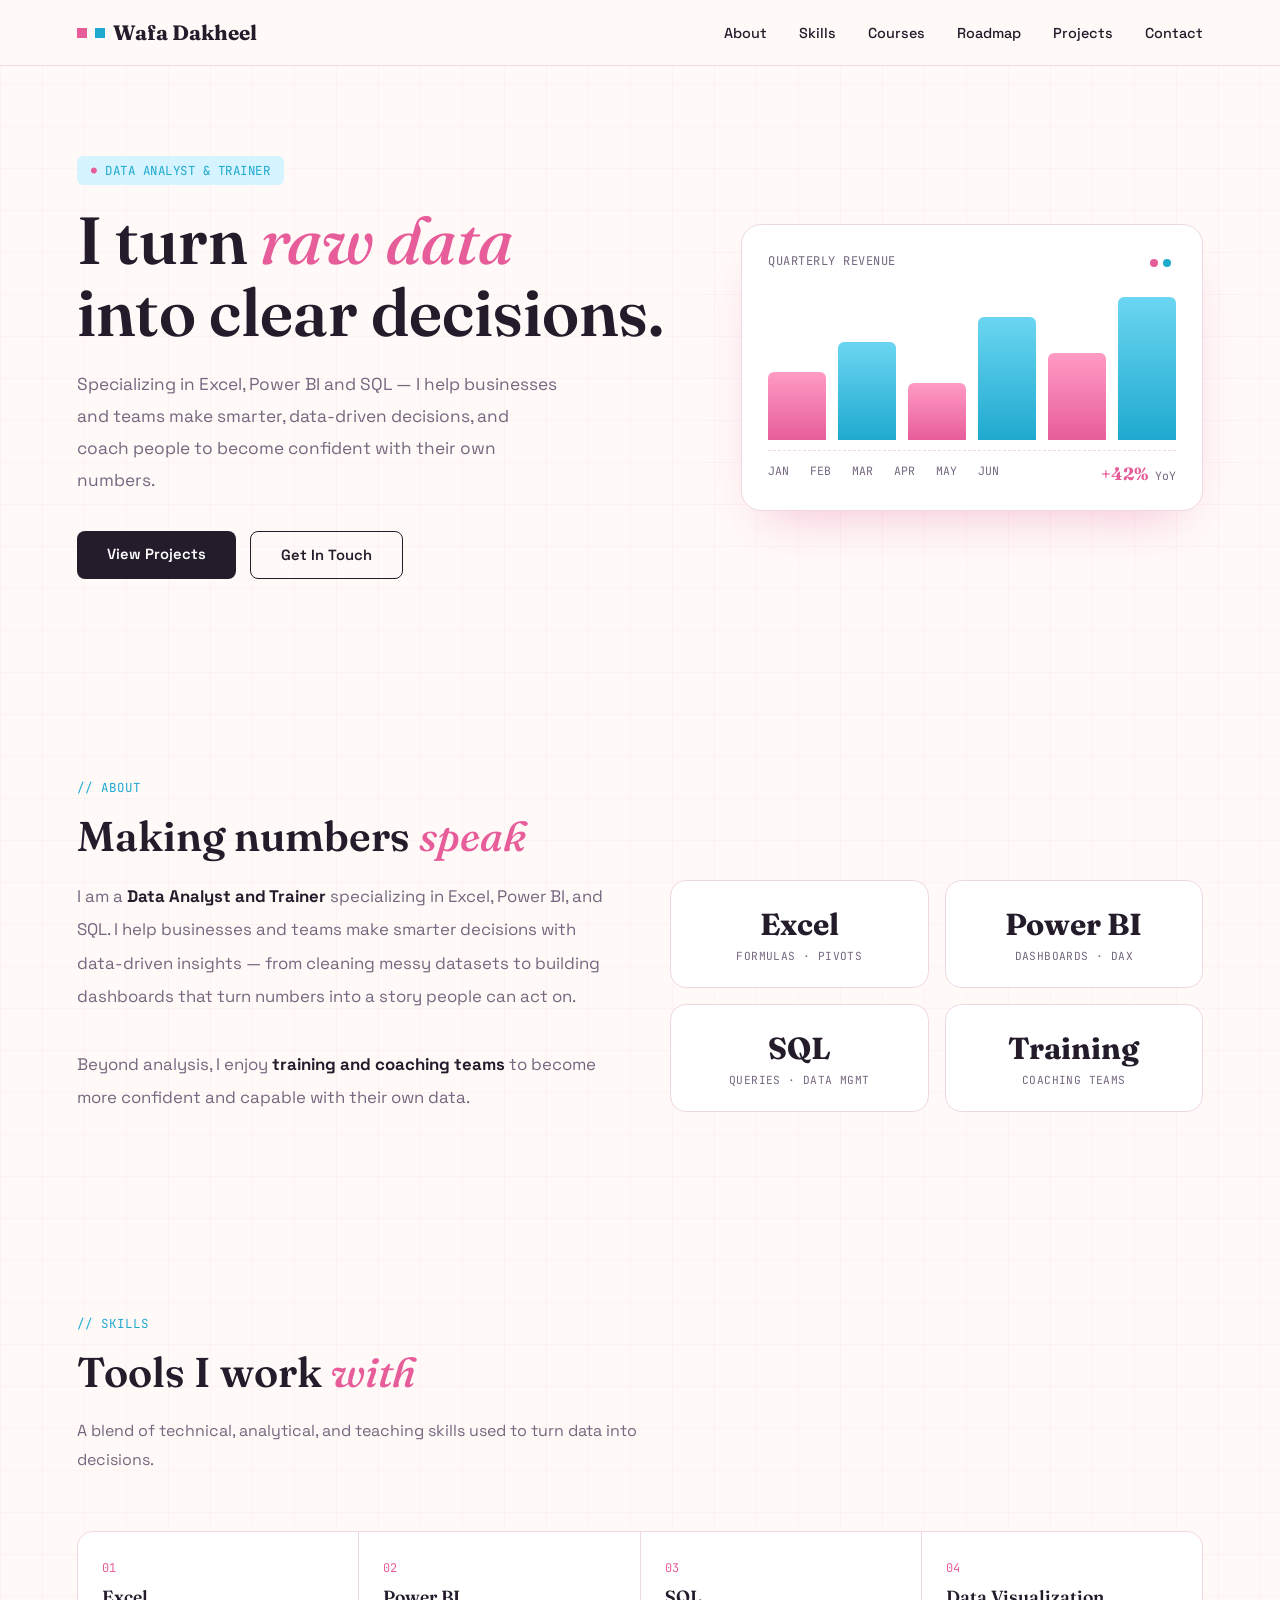
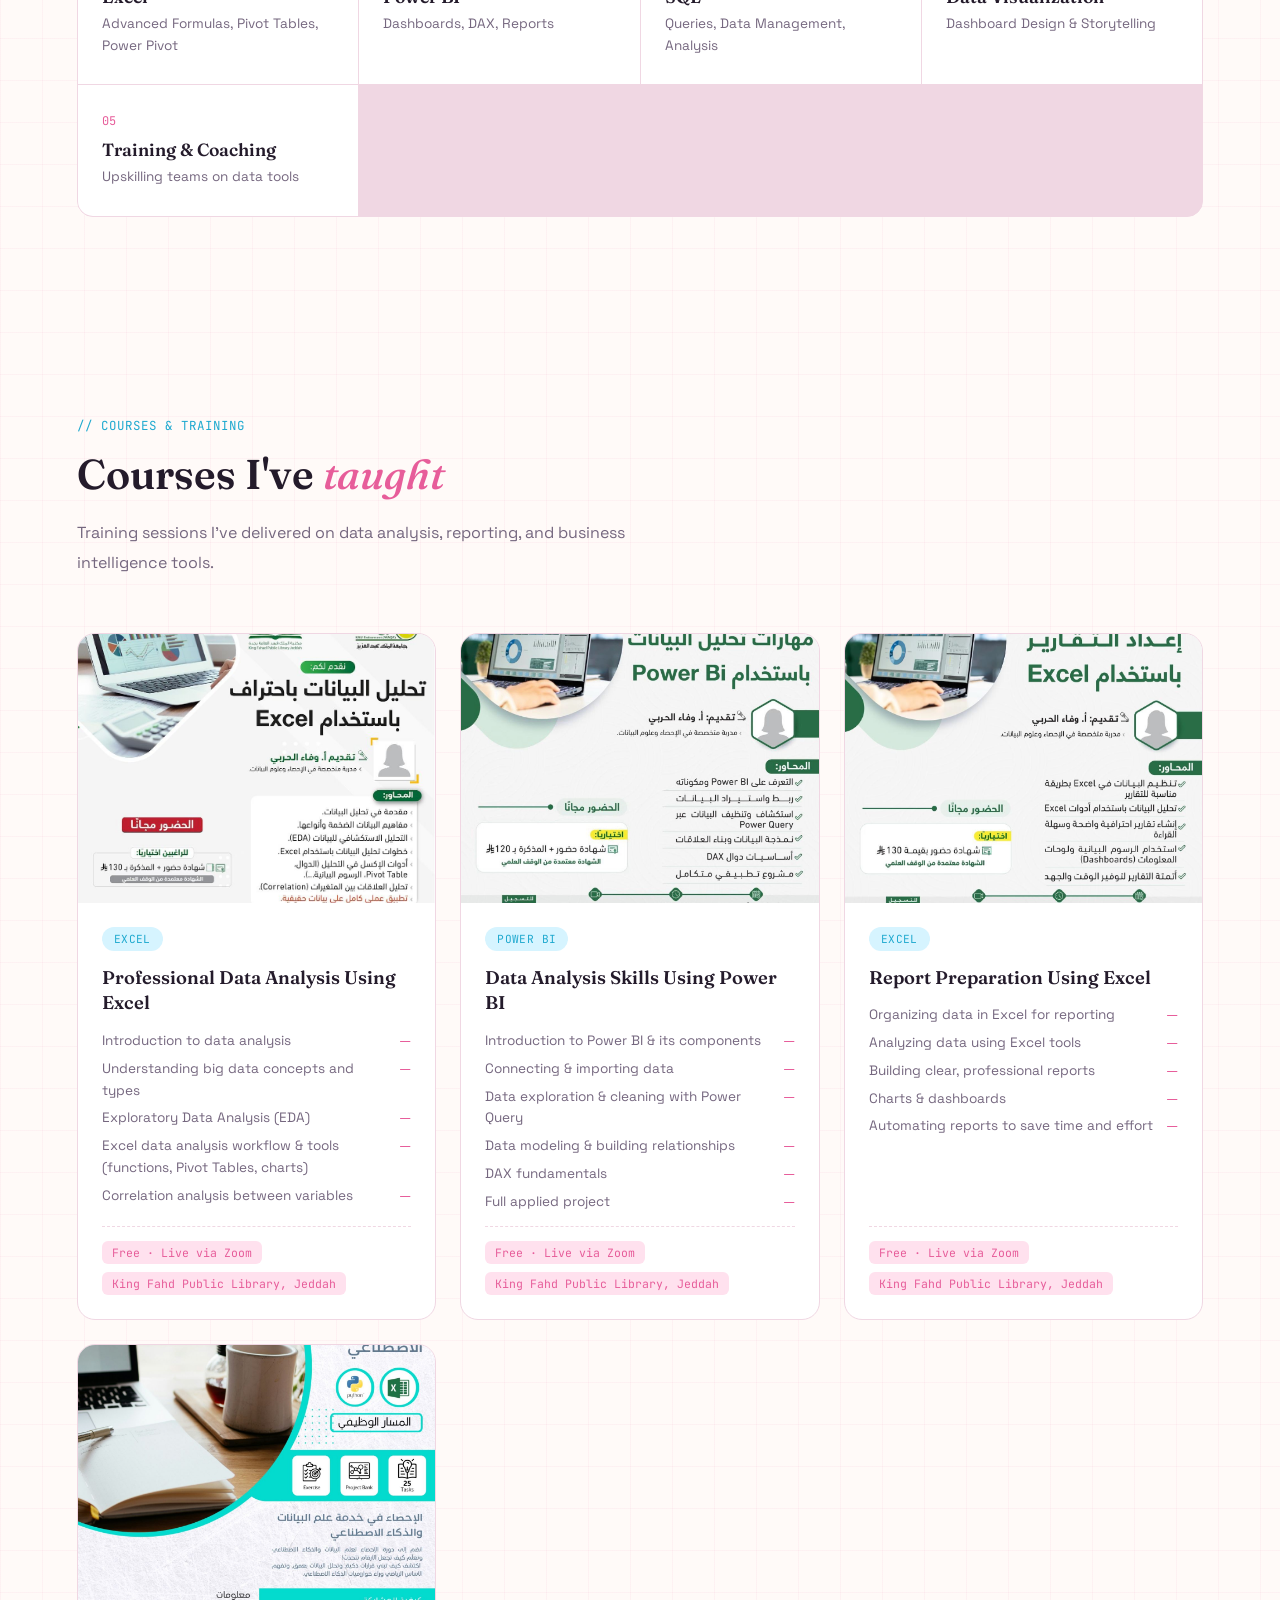
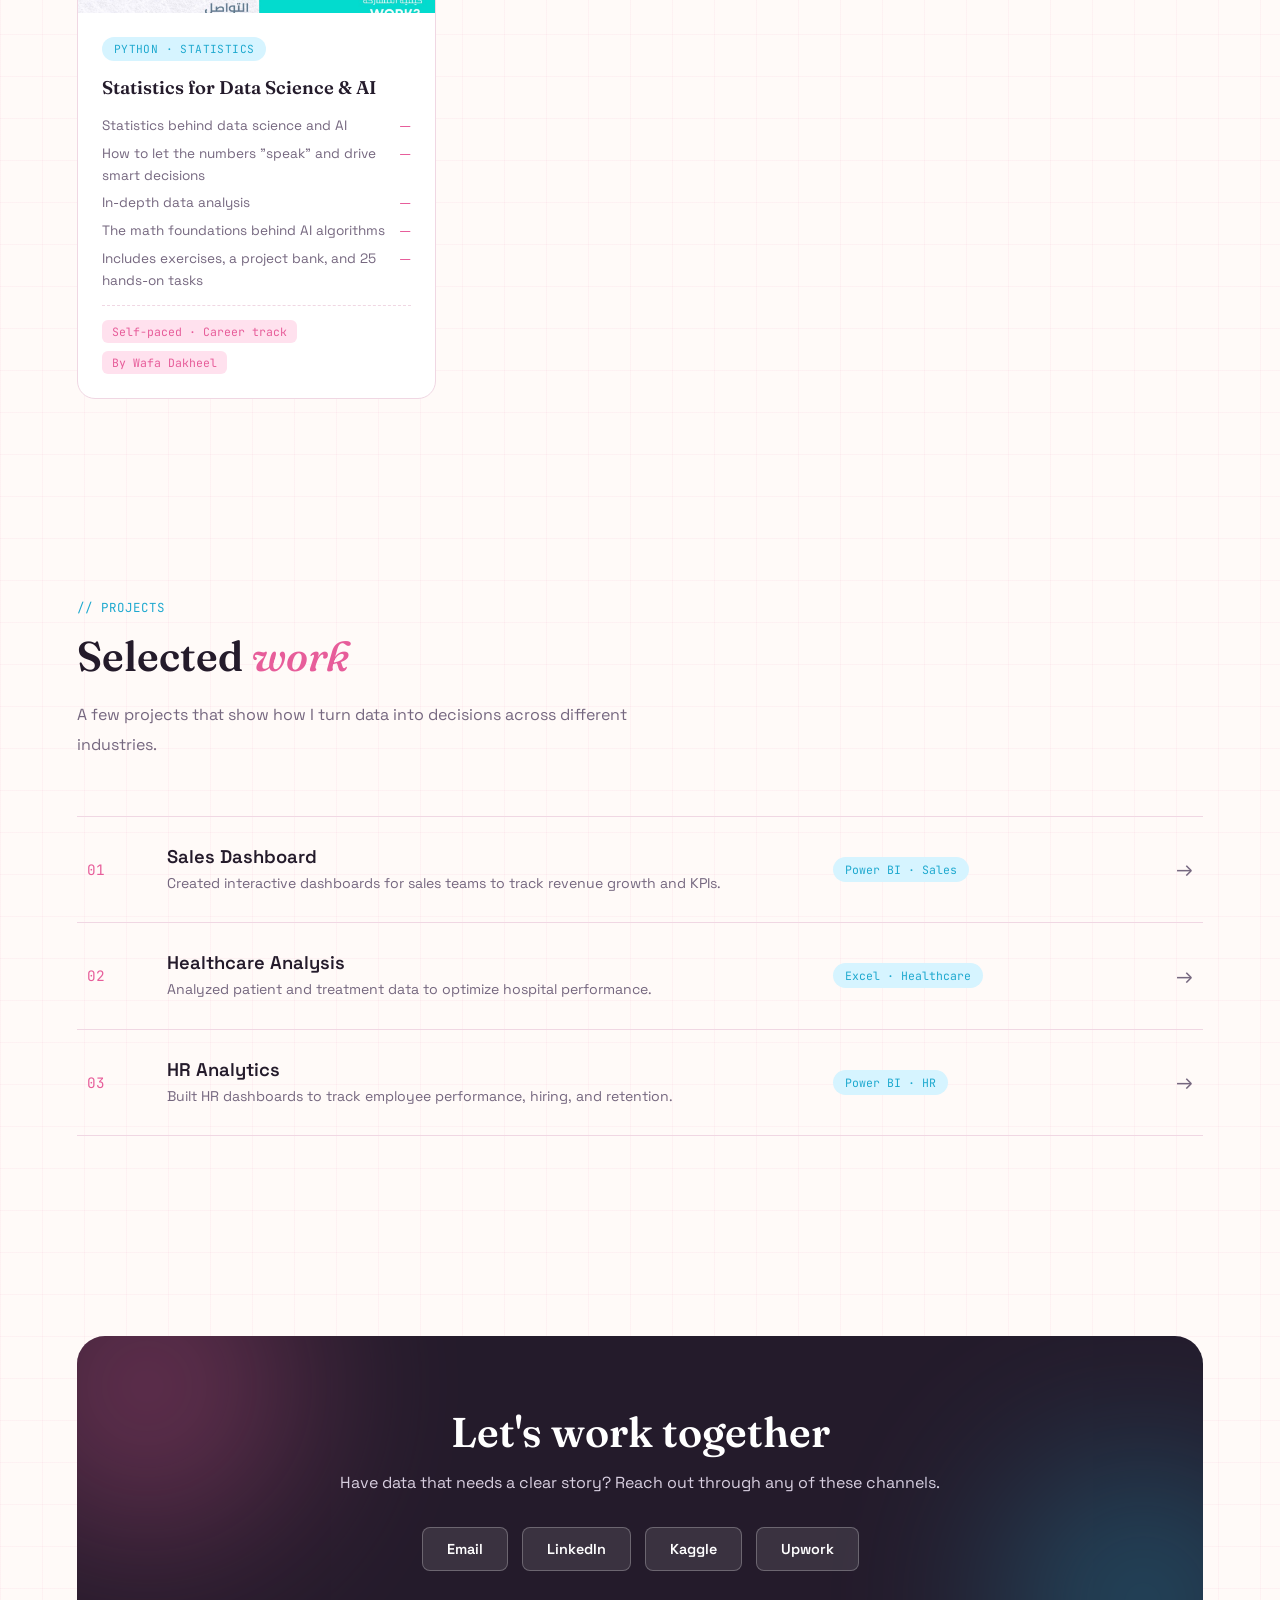
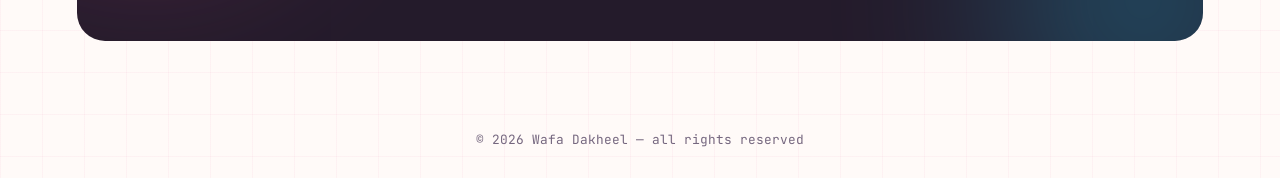
<file: index.html>
<!DOCTYPE html>
<html lang="en">
<head>
<meta charset="UTF-8">
<meta name="viewport" content="width=device-width, initial-scale=1.0">
<title>Wafa Dakheel | Data Analyst & Trainer</title>
<link rel="preconnect" href="https://fonts.googleapis.com">
<link rel="preconnect" href="https://fonts.gstatic.com" crossorigin>
<link href="https://fonts.googleapis.com/css2?family=Fraunces:opsz,wght@9..144,500;9..144,600;9..144,700;9..144,900&family=Space+Grotesk:wght@400;500;600;700&family=JetBrains+Mono:wght@400;500&display=swap" rel="stylesheet">
<style>
  :root{
    --pink:#e75d9a;
    --pink-soft:#ffe1ee;
    --pink-mid:#ff9bc4;
    --sky:#1fa9cf;
    --sky-soft:#d6f4ff;
    --sky-mid:#6bd6f2;
    --ink:#241b2b;
    --ink-soft:#75677f;
    --cream:#fffaf8;
    --line:#f0d7e3;
    --shadow: 0 24px 50px -24px rgba(231,93,154,0.4);
  }
  *{margin:0;padding:0;box-sizing:border-box;}
  html{scroll-behavior:smooth;}
  body{
    font-family:'Space Grotesk',sans-serif; background:var(--cream); color:var(--ink);
    background-image:
      linear-gradient(rgba(231,93,154,0.05) 1px, transparent 1px),
      linear-gradient(90deg, rgba(231,93,154,0.05) 1px, transparent 1px);
    background-size:42px 42px;
  }
  h1,h2,h3{font-family:'Fraunces',serif;}
  .mono{font-family:'JetBrains Mono',monospace;}

  nav{
    position:sticky; top:0; z-index:50; display:flex; align-items:center; justify-content:space-between;
    padding:20px 6%; background:rgba(255,250,248,0.88); backdrop-filter:blur(10px);
    border-bottom:1px solid var(--line);
  }
  .logo{font-family:'Fraunces',serif; font-weight:700; font-size:1.3rem; color:var(--ink); display:flex; align-items:center; gap:8px;}
  .logo .sq{width:10px;height:10px;background:var(--pink); display:inline-block;}
  .logo .sq2{width:10px;height:10px;background:var(--sky); display:inline-block; margin-right:-4px;}
  nav ul{display:flex; gap:32px; list-style:none;}
  nav a{text-decoration:none; color:var(--ink); font-weight:500; font-size:.9rem;}
  nav a:hover{color:var(--pink);}

  /* HERO */
  header.hero{
    display:grid; grid-template-columns:1.15fr .85fr; align-items:center; gap:40px;
    padding:90px 6% 100px; max-width:1300px; margin:0 auto;
  }
  .eyebrow{
    display:inline-flex; align-items:center; gap:8px; font-family:'JetBrains Mono',monospace; font-size:.78rem;
    color:var(--sky); background:var(--sky-soft); padding:6px 14px; border-radius:6px; margin-bottom:20px; letter-spacing:.5px;
  }
  .eyebrow::before{content:'●'; color:var(--pink); font-size:.6rem;}
  header.hero h1{font-size:clamp(2.6rem,5.2vw,4.2rem); font-weight:600; line-height:1.08; margin-bottom:20px;}
  header.hero h1 em{font-style:italic; color:var(--pink); font-weight:500;}
  .hero-desc{color:var(--ink-soft); font-size:1.08rem; line-height:1.85; max-width:480px; margin-bottom:34px;}
  .btn-row{display:flex; gap:14px; flex-wrap:wrap;}
  .btn{padding:14px 30px; border-radius:8px; text-decoration:none; font-weight:600; font-size:.92rem; transition:transform .25s, box-shadow .25s; display:inline-block;}
  .btn-primary{background:var(--ink); color:#fff;}
  .btn-primary:hover{transform:translateY(-3px); box-shadow:var(--shadow);}
  .btn-outline{border:1.5px solid var(--ink); color:var(--ink); background:transparent;}
  .btn-outline:hover{background:var(--ink); color:#fff;}

  /* hero chart illustration */
  .chart-card{
    background:#fff; border:1px solid var(--line); border-radius:20px; padding:26px;
    box-shadow:var(--shadow); position:relative;
  }
  .chart-card .cc-head{display:flex; justify-content:space-between; align-items:center; margin-bottom:18px;}
  .chart-card .cc-title{font-family:'JetBrains Mono',monospace; font-size:.75rem; color:var(--ink-soft); text-transform:uppercase; letter-spacing:.5px;}
  .cc-dots span{width:8px;height:8px;border-radius:50%;display:inline-block;margin-right:5px;}
  .bars{display:flex; align-items:flex-end; gap:12px; height:150px; margin-bottom:10px;}
  .bars .bar{flex:1; border-radius:6px 6px 0 0; background:linear-gradient(180deg,var(--pink-mid),var(--pink)); position:relative; animation:grow 1.2s ease-out forwards; transform-origin:bottom; transform:scaleY(0);}
  .bars .bar:nth-child(even){background:linear-gradient(180deg,var(--sky-mid),var(--sky));}
  .bars .bar:nth-child(1){animation-delay:.1s;} .bars .bar:nth-child(2){animation-delay:.2s;}
  .bars .bar:nth-child(3){animation-delay:.3s;} .bars .bar:nth-child(4){animation-delay:.4s;}
  .bars .bar:nth-child(5){animation-delay:.5s;} .bars .bar:nth-child(6){animation-delay:.6s;}
  @keyframes grow{to{transform:scaleY(1);}}
  .cc-foot{display:flex; justify-content:space-between; font-family:'JetBrains Mono',monospace; font-size:.72rem; color:var(--ink-soft); border-top:1px dashed var(--line); padding-top:12px;}
  .cc-foot b{color:var(--pink); font-size:1.1rem; font-family:'Fraunces',serif;}

  section{padding:100px 6%; max-width:1300px; margin:0 auto;}
  .label{font-family:'JetBrains Mono',monospace; font-size:.78rem; color:var(--sky); letter-spacing:1px; text-transform:uppercase; margin-bottom:14px; display:block;}
  .sec-title{font-size:clamp(1.9rem,4vw,2.6rem); font-weight:600; margin-bottom:18px;}
  .sec-title em{color:var(--pink); font-style:italic; font-weight:500;}
  .sec-sub{color:var(--ink-soft); max-width:600px; margin-bottom:56px; line-height:1.85;}

  /* ABOUT */
  .about-grid{display:grid; grid-template-columns:1fr 1fr; gap:60px; align-items:start;}
  .about-text{color:var(--ink-soft); line-height:2; font-size:1.05rem;}
  .about-text strong{color:var(--ink);}
  .stat-grid{display:grid; grid-template-columns:1fr 1fr; gap:16px;}
  .stat{background:#fff; border:1px solid var(--line); border-radius:16px; padding:24px; text-align:center;}
  .stat .num{font-family:'Fraunces',serif; font-weight:700; font-size:1.9rem; color:var(--ink);}
  .stat .lbl{font-family:'JetBrains Mono',monospace; font-size:.7rem; color:var(--ink-soft); margin-top:6px; text-transform:uppercase; letter-spacing:.4px;}

  /* SKILLS */
  .skills-row{display:grid; grid-template-columns:repeat(auto-fit,minmax(230px,1fr)); gap:1px; background:var(--line); border:1px solid var(--line); border-radius:16px; overflow:hidden;}
  .skill-cell{background:#fff; padding:28px 24px; transition:background .25s;}
  .skill-cell:hover{background:var(--pink-soft);}
  .skill-cell .sk-idx{font-family:'JetBrains Mono',monospace; font-size:.75rem; color:var(--pink); margin-bottom:10px;}
  .skill-cell h3{font-size:1.1rem; font-weight:600; margin-bottom:6px;}
  .skill-cell p{color:var(--ink-soft); font-size:.85rem; line-height:1.6;}

  /* COURSES */
  .courses-grid{display:grid; grid-template-columns:repeat(auto-fit,minmax(280px,1fr)); gap:24px;}
  .course-card{
    background:#fff; border:1px solid var(--line); border-radius:18px; overflow:hidden;
    display:flex; flex-direction:column; transition:transform .25s, box-shadow .25s;
  }
  .course-card:hover{transform:translateY(-6px); box-shadow:var(--shadow);}
  .course-thumb{width:100%; aspect-ratio:4/3; overflow:hidden; background:var(--sky-soft);}
  .course-thumb img{width:100%; height:100%; object-fit:cover; display:block; transition:transform .4s;}
  .course-card:hover .course-thumb img{transform:scale(1.05);}
  .course-body{padding:24px; display:flex; flex-direction:column; gap:14px; flex:1;}
  .course-badge{
    align-self:flex-start; font-family:'JetBrains Mono',monospace; font-size:.7rem;
    color:var(--sky); background:var(--sky-soft); padding:5px 12px; border-radius:20px; text-transform:uppercase; letter-spacing:.4px;
  }
  .course-card h3{font-size:1.15rem; font-weight:600; line-height:1.4;}
  .course-topics{list-style:none; display:flex; flex-direction:column; gap:6px;}
  .course-topics li{color:var(--ink-soft); font-size:.85rem; line-height:1.6; padding-right:16px; position:relative;}
  .course-topics li::before{content:'—'; position:absolute; right:0; color:var(--pink);}
  .course-meta{
    display:flex; flex-wrap:wrap; gap:8px; margin-top:auto; padding-top:14px; border-top:1px dashed var(--line);
    font-family:'JetBrains Mono',monospace; font-size:.72rem; color:var(--ink-soft);
  }
  .course-meta span{background:var(--pink-soft); color:var(--pink); padding:4px 10px; border-radius:6px;}

  /* PROJECTS */
  .projects-list{display:flex; flex-direction:column; border-top:1px solid var(--line);}
  .proj-row{display:grid; grid-template-columns:60px 1fr 200px 140px; gap:20px; align-items:center; padding:28px 10px; border-bottom:1px solid var(--line); transition:background .25s;}
  .proj-row:hover{background:#fff;}
  .proj-num{font-family:'JetBrains Mono',monospace; color:var(--pink); font-size:.9rem;}
  .proj-name{font-weight:600; font-size:1.15rem; margin-bottom:4px;}
  .proj-desc{color:var(--ink-soft); font-size:.88rem; line-height:1.6;}
  .proj-tag{font-family:'JetBrains Mono',monospace; font-size:.72rem; color:var(--sky); background:var(--sky-soft); padding:5px 12px; border-radius:20px; justify-self:start;}
  .proj-arrow{justify-self:end; font-size:1.3rem; color:var(--ink-soft); transition:transform .25s, color .25s;}
  .proj-row:hover .proj-arrow{transform:translateX(-6px); color:var(--pink);}

  /* CONTACT */
  #contact{text-align:center; padding-bottom:60px;}
  .contact-box{
    background:var(--ink); border-radius:28px; padding:70px 40px; color:#fff; position:relative; overflow:hidden;
  }
  .contact-box::before{content:'';position:absolute; width:300px;height:300px;background:var(--pink); border-radius:50%; filter:blur(90px); opacity:.35; top:-100px; left:-80px;}
  .contact-box::after{content:'';position:absolute; width:280px;height:280px;background:var(--sky); border-radius:50%; filter:blur(90px); opacity:.35; bottom:-100px; right:-80px;}
  .contact-box h2{position:relative; font-size:clamp(1.8rem,4vw,2.6rem); font-weight:600; margin-bottom:14px;}
  .contact-box p{position:relative; color:#d8cfe0; margin-bottom:34px;}
  .social-row{position:relative; display:flex; justify-content:center; gap:14px; flex-wrap:wrap;}
  .social-row a{background:rgba(255,255,255,.1); color:#fff; text-decoration:none; font-weight:600; font-size:.9rem; padding:12px 24px; border-radius:8px; border:1px solid rgba(255,255,255,.25); transition:all .25s;}
  .social-row a:hover{background:#fff; color:var(--ink);}

  footer{text-align:center; padding:30px 6%; color:var(--ink-soft); font-size:.8rem; font-family:'JetBrains Mono',monospace;}

  @media(max-width:900px){
    header.hero{grid-template-columns:1fr;}
    .about-grid{grid-template-columns:1fr;}
    .proj-row{grid-template-columns:40px 1fr; row-gap:8px;}
    .proj-tag,.proj-arrow{display:none;}
    nav ul{display:none;}
  }
</style>
</head>
<body>

<nav>
  <div class="logo"><span class="sq"></span><span class="sq2"></span>&nbsp;Wafa Dakheel</div>
  <ul>
    <li><a href="#about">About</a></li>
    <li><a href="#skills">Skills</a></li>
    <li><a href="#courses">Courses</a></li>
    <li><a href="roadmap.html">Roadmap</a></li>
    <li><a href="#projects">Projects</a></li>
    <li><a href="#contact">Contact</a></li>
  </ul>
</nav>

<header class="hero">
  <div>
    <div class="eyebrow">DATA ANALYST &amp; TRAINER</div>
    <h1>I turn <em>raw data</em><br>into clear decisions.</h1>
    <p class="hero-desc">Specializing in Excel, Power BI and SQL — I help businesses and teams
      make smarter, data-driven decisions, and coach people to become confident with their own numbers.</p>
    <div class="btn-row">
      <a href="#projects" class="btn btn-primary">View Projects</a>
      <a href="#contact" class="btn btn-outline">Get In Touch</a>
    </div>
  </div>
  <div class="chart-card">
    <div class="cc-head">
      <span class="cc-title">Quarterly Revenue</span>
      <span class="cc-dots"><span style="background:var(--pink)"></span><span style="background:var(--sky)"></span></span>
    </div>
    <div class="bars">
      <div class="bar" style="height:45%"></div>
      <div class="bar" style="height:65%"></div>
      <div class="bar" style="height:38%"></div>
      <div class="bar" style="height:82%"></div>
      <div class="bar" style="height:58%"></div>
      <div class="bar" style="height:95%"></div>
    </div>
    <div class="cc-foot">
      <span>JAN&nbsp;&nbsp;&nbsp;FEB&nbsp;&nbsp;&nbsp;MAR&nbsp;&nbsp;&nbsp;APR&nbsp;&nbsp;&nbsp;MAY&nbsp;&nbsp;&nbsp;JUN</span>
      <span><b>+42%</b> YoY</span>
    </div>
  </div>
</header>

<section id="about">
  <span class="label">// About</span>
  <h2 class="sec-title">Making numbers <em>speak</em></h2>
  <div class="about-grid">
    <div class="about-text">
      I am a <strong>Data Analyst and Trainer</strong> specializing in Excel, Power BI, and SQL.
      I help businesses and teams make smarter decisions with data-driven insights — from cleaning
      messy datasets to building dashboards that turn numbers into a story people can act on.
      <br><br>
      Beyond analysis, I enjoy <strong>training and coaching teams</strong> to become more confident
      and capable with their own data.
    </div>
    <div class="stat-grid">
      <div class="stat"><div class="num">Excel</div><div class="lbl">Formulas · Pivots</div></div>
      <div class="stat"><div class="num">Power BI</div><div class="lbl">Dashboards · DAX</div></div>
      <div class="stat"><div class="num">SQL</div><div class="lbl">Queries · Data Mgmt</div></div>
      <div class="stat"><div class="num">Training</div><div class="lbl">Coaching Teams</div></div>
    </div>
  </div>
</section>

<section id="skills">
  <span class="label">// Skills</span>
  <h2 class="sec-title">Tools I work <em>with</em></h2>
  <p class="sec-sub">A blend of technical, analytical, and teaching skills used to turn data into decisions.</p>
  <div class="skills-row">
    <div class="skill-cell"><div class="sk-idx">01</div><h3>Excel</h3><p>Advanced Formulas, Pivot Tables, Power Pivot</p></div>
    <div class="skill-cell"><div class="sk-idx">02</div><h3>Power BI</h3><p>Dashboards, DAX, Reports</p></div>
    <div class="skill-cell"><div class="sk-idx">03</div><h3>SQL</h3><p>Queries, Data Management, Analysis</p></div>
    <div class="skill-cell"><div class="sk-idx">04</div><h3>Data Visualization</h3><p>Dashboard Design & Storytelling</p></div>
    <div class="skill-cell"><div class="sk-idx">05</div><h3>Training &amp; Coaching</h3><p>Upskilling teams on data tools</p></div>
  </div>
</section>

<section id="courses">
  <span class="label">// Courses &amp; Training</span>
  <h2 class="sec-title">Courses I've <em>taught</em></h2>
  <p class="sec-sub">Training sessions I've delivered on data analysis, reporting, and business intelligence tools.</p>
  <div class="courses-grid">

    <div class="course-card">
      <div class="course-thumb"><img src="course-excel-analysis.jpg" alt="Professional Data Analysis Using Excel poster" loading="lazy"></div>
      <div class="course-body">
        <span class="course-badge">Excel</span>
        <h3>Professional Data Analysis Using Excel</h3>
        <ul class="course-topics">
          <li>Introduction to data analysis</li>
          <li>Understanding big data concepts and types</li>
          <li>Exploratory Data Analysis (EDA)</li>
          <li>Excel data analysis workflow &amp; tools (functions, Pivot Tables, charts)</li>
          <li>Correlation analysis between variables</li>
        </ul>
        <div class="course-meta">
          <span>Free · Live via Zoom</span>
          <span>King Fahd Public Library, Jeddah</span>
        </div>
      </div>
    </div>

    <div class="course-card">
      <div class="course-thumb"><img src="course-powerbi.jpg" alt="Data Analysis Skills Using Power BI poster" loading="lazy"></div>
      <div class="course-body">
        <span class="course-badge">Power BI</span>
        <h3>Data Analysis Skills Using Power BI</h3>
        <ul class="course-topics">
          <li>Introduction to Power BI &amp; its components</li>
          <li>Connecting &amp; importing data</li>
          <li>Data exploration &amp; cleaning with Power Query</li>
          <li>Data modeling &amp; building relationships</li>
          <li>DAX fundamentals</li>
          <li>Full applied project</li>
        </ul>
        <div class="course-meta">
          <span>Free · Live via Zoom</span>
          <span>King Fahd Public Library, Jeddah</span>
        </div>
      </div>
    </div>

    <div class="course-card">
      <div class="course-thumb"><img src="course-excel-reports.jpg" alt="Report Preparation Using Excel poster" loading="lazy"></div>
      <div class="course-body">
        <span class="course-badge">Excel</span>
        <h3>Report Preparation Using Excel</h3>
        <ul class="course-topics">
          <li>Organizing data in Excel for reporting</li>
          <li>Analyzing data using Excel tools</li>
          <li>Building clear, professional reports</li>
          <li>Charts &amp; dashboards</li>
          <li>Automating reports to save time and effort</li>
        </ul>
        <div class="course-meta">
          <span>Free · Live via Zoom</span>
          <span>King Fahd Public Library, Jeddah</span>
        </div>
      </div>
    </div>

    <div class="course-card">
      <div class="course-thumb"><img src="course-stats-ai.jpg" alt="Statistics for Data Science and AI poster" loading="lazy"></div>
      <div class="course-body">
        <span class="course-badge">Python · Statistics</span>
        <h3>Statistics for Data Science &amp; AI</h3>
        <ul class="course-topics">
          <li>Statistics behind data science and AI</li>
          <li>How to let the numbers "speak" and drive smart decisions</li>
          <li>In-depth data analysis</li>
          <li>The math foundations behind AI algorithms</li>
          <li>Includes exercises, a project bank, and 25 hands-on tasks</li>
        </ul>
        <div class="course-meta">
          <span>Self-paced · Career track</span>
          <span>By Wafa Dakheel</span>
        </div>
      </div>
    </div>

  </div>
</section>

<section id="projects">
  <span class="label">// Projects</span>
  <h2 class="sec-title">Selected <em>work</em></h2>
  <p class="sec-sub">A few projects that show how I turn data into decisions across different industries.</p>
  <div class="projects-list">
    <div class="proj-row">
      <div class="proj-num">01</div>
      <div><div class="proj-name">Sales Dashboard</div><div class="proj-desc">Created interactive dashboards for sales teams to track revenue growth and KPIs.</div></div>
      <div class="proj-tag">Power BI · Sales</div>
      <div class="proj-arrow">→</div>
    </div>
    <div class="proj-row">
      <div class="proj-num">02</div>
      <div><div class="proj-name">Healthcare Analysis</div><div class="proj-desc">Analyzed patient and treatment data to optimize hospital performance.</div></div>
      <div class="proj-tag">Excel · Healthcare</div>
      <div class="proj-arrow">→</div>
    </div>
    <div class="proj-row">
      <div class="proj-num">03</div>
      <div><div class="proj-name">HR Analytics</div><div class="proj-desc">Built HR dashboards to track employee performance, hiring, and retention.</div></div>
      <div class="proj-tag">Power BI · HR</div>
      <div class="proj-arrow">→</div>
    </div>
  </div>
</section>

<section id="contact">
  <div class="contact-box">
    <h2>Let's work together</h2>
    <p>Have data that needs a clear story? Reach out through any of these channels.</p>
    <div class="social-row">
      <a href="mailto:Wafadakheel@gmail.com">Email</a>
      <a href="https://www.linkedin.com/in/wafa-dakheel-58173991/" target="_blank">LinkedIn</a>
      <a href="https://www.kaggle.com/wafasstudyblr/code" target="_blank">Kaggle</a>
      <a href="https://www.upwork.com/services/product/development-it-data-analysis-with-excel-and-power-bi-1750559983712051200" target="_blank">Upwork</a>
    </div>
  </div>
</section>

<footer>© 2026 Wafa Dakheel — all rights reserved</footer>

</body>
</html>
</file>
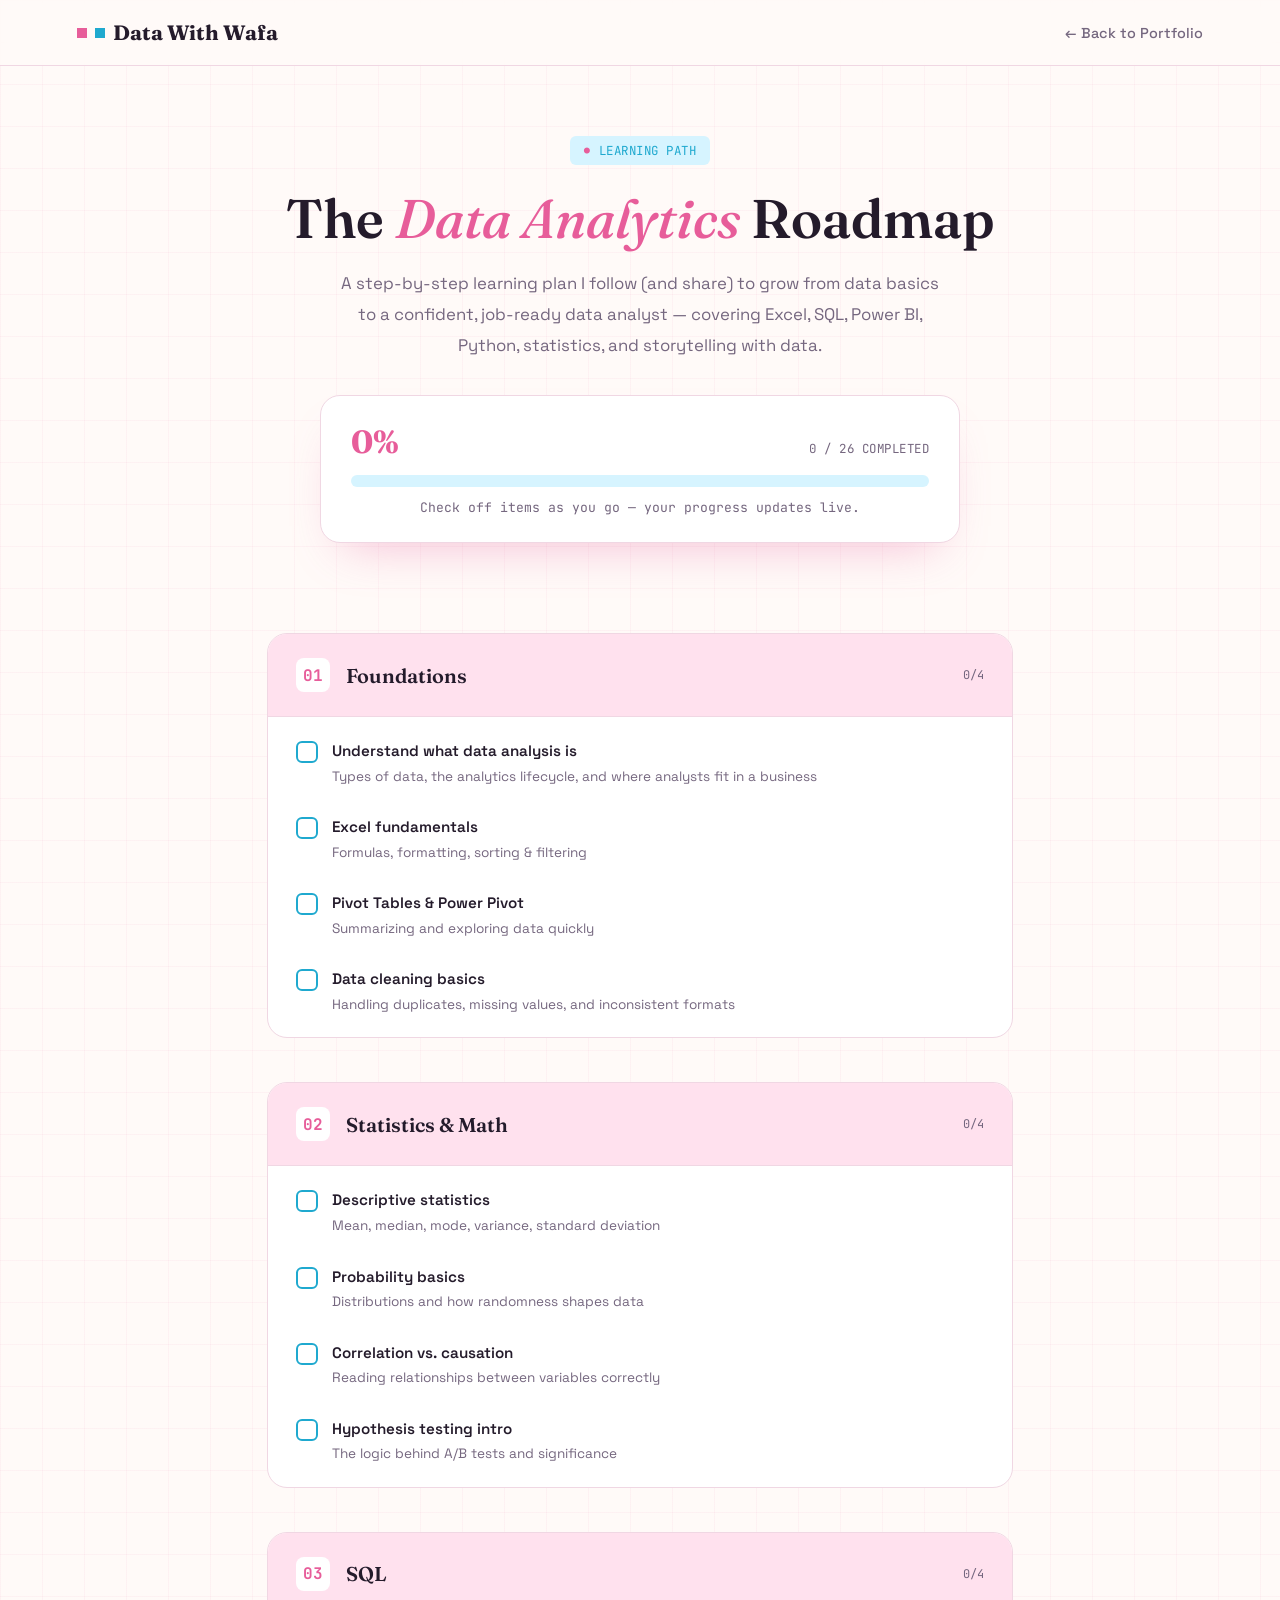
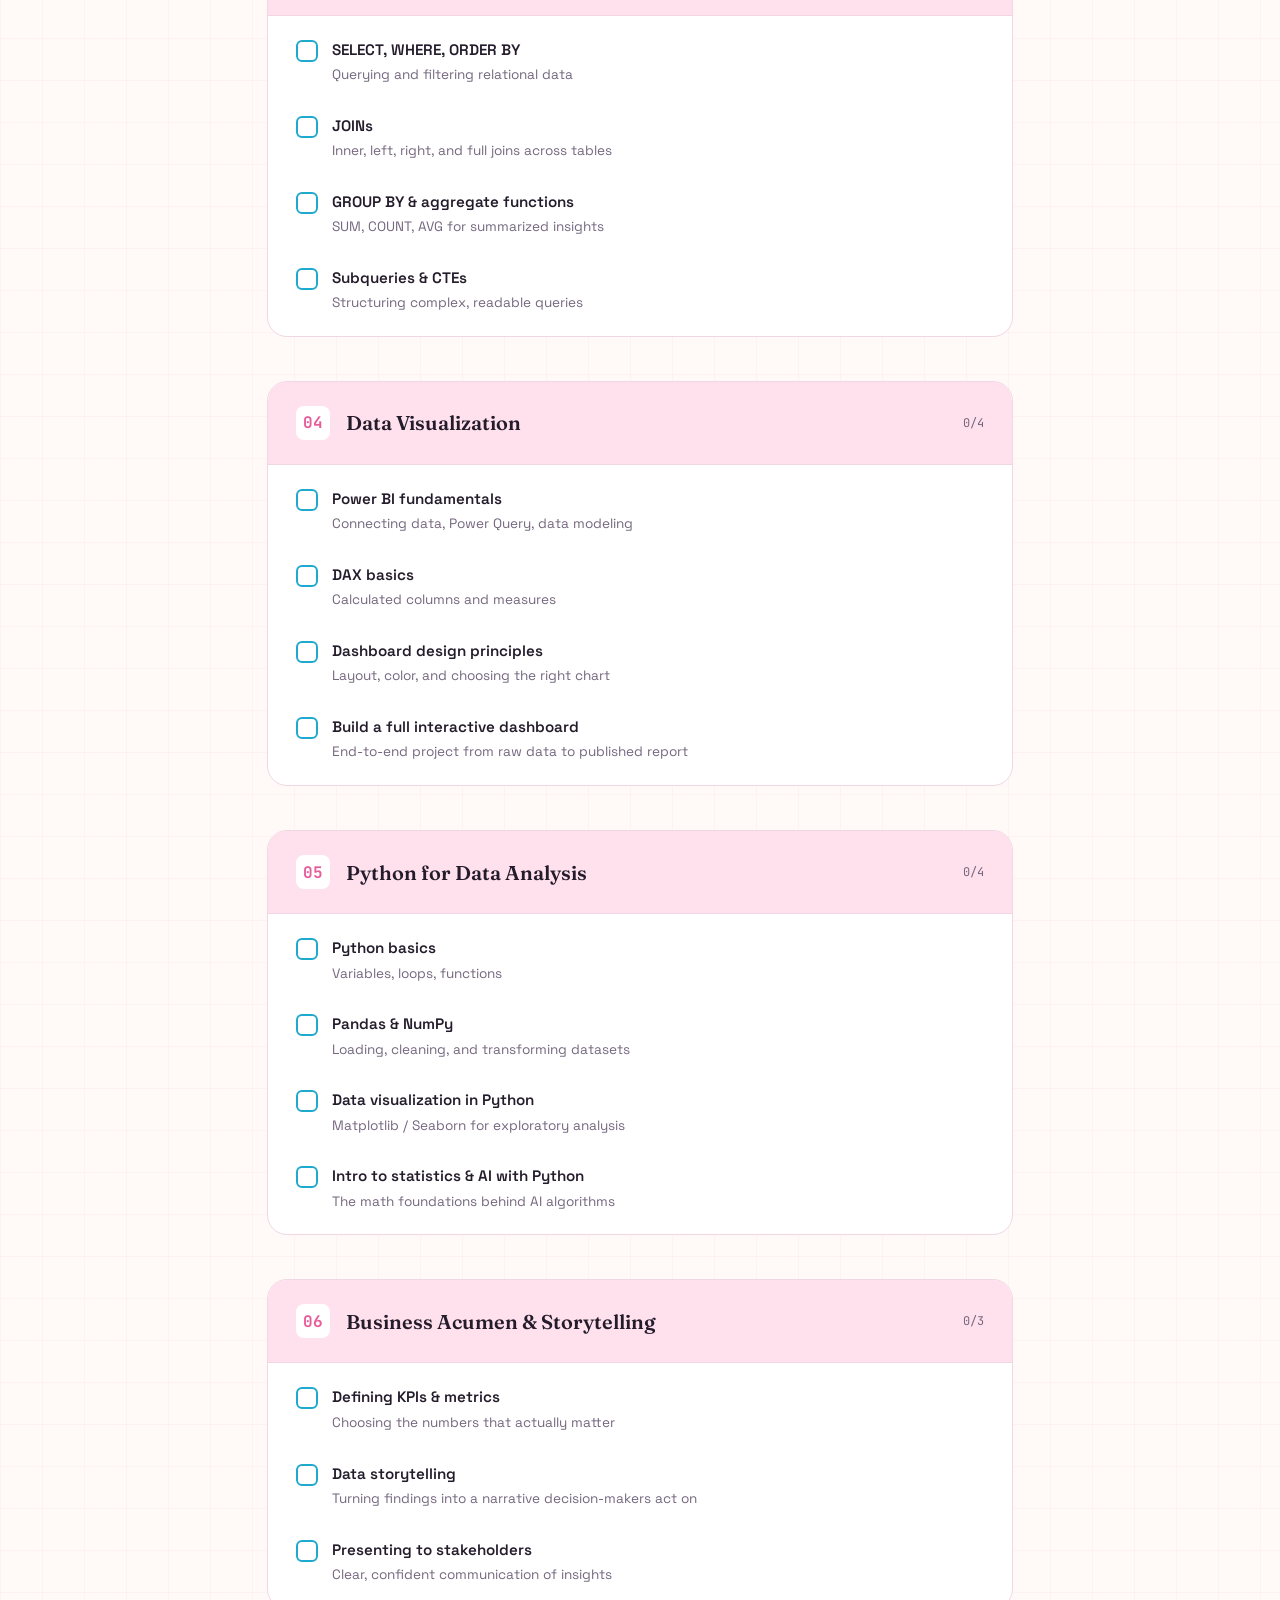
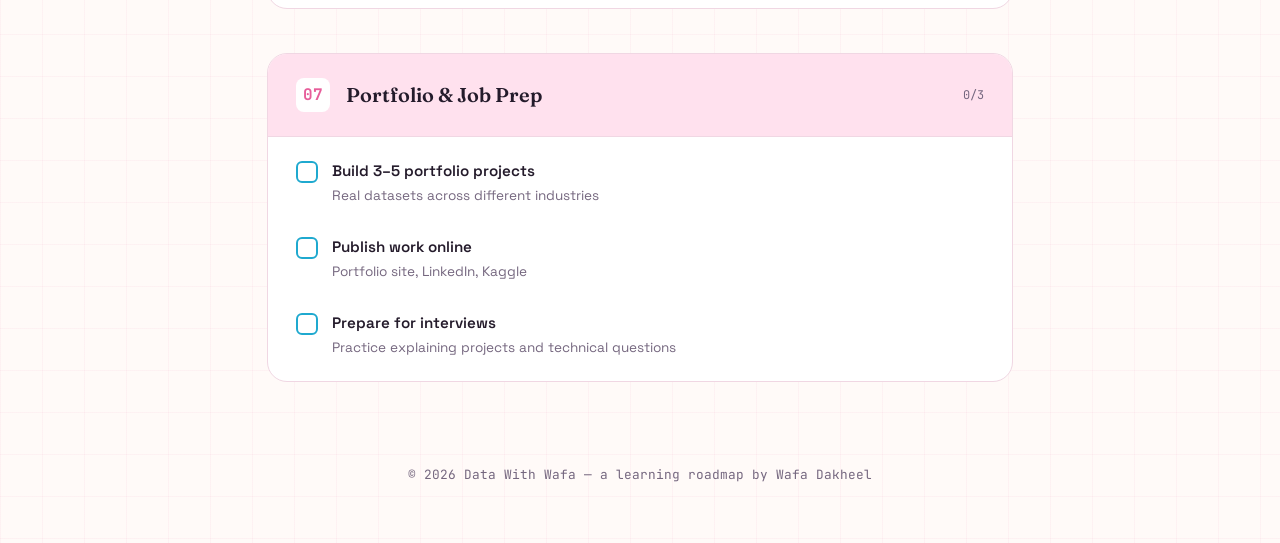
<file: roadmap.html>
<!DOCTYPE html>
<html lang="en">
<head>
<meta charset="UTF-8">
<meta name="viewport" content="width=device-width, initial-scale=1.0">
<title>Data With Wafa | Data Analytics Roadmap</title>
<link rel="preconnect" href="https://fonts.googleapis.com">
<link rel="preconnect" href="https://fonts.gstatic.com" crossorigin>
<link href="https://fonts.googleapis.com/css2?family=Fraunces:opsz,wght@9..144,500;9..144,600;9..144,700;9..144,900&family=Space+Grotesk:wght@400;500;600;700&family=JetBrains+Mono:wght@400;500&display=swap" rel="stylesheet">
<style>
  :root{
    --pink:#e75d9a;
    --pink-soft:#ffe1ee;
    --pink-mid:#ff9bc4;
    --sky:#1fa9cf;
    --sky-soft:#d6f4ff;
    --sky-mid:#6bd6f2;
    --ink:#241b2b;
    --ink-soft:#75677f;
    --cream:#fffaf8;
    --line:#f0d7e3;
    --done:#22b573;
    --shadow: 0 24px 50px -24px rgba(231,93,154,0.4);
  }
  *{margin:0;padding:0;box-sizing:border-box;}
  html{scroll-behavior:smooth;}
  body{
    font-family:'Space Grotesk',sans-serif; background:var(--cream); color:var(--ink);
    background-image:
      linear-gradient(rgba(231,93,154,0.05) 1px, transparent 1px),
      linear-gradient(90deg, rgba(231,93,154,0.05) 1px, transparent 1px);
    background-size:42px 42px;
    padding-bottom:60px;
  }
  h1,h2,h3{font-family:'Fraunces',serif;}

  nav{
    position:sticky; top:0; z-index:50; display:flex; align-items:center; justify-content:space-between;
    padding:20px 6%; background:rgba(255,250,248,0.9); backdrop-filter:blur(10px);
    border-bottom:1px solid var(--line);
  }
  .logo{font-family:'Fraunces',serif; font-weight:700; font-size:1.3rem; color:var(--ink); display:flex; align-items:center; gap:8px;}
  .logo .sq{width:10px;height:10px;background:var(--pink); display:inline-block;}
  .logo .sq2{width:10px;height:10px;background:var(--sky); display:inline-block; margin-right:-4px;}
  nav a.back{text-decoration:none; color:var(--ink-soft); font-weight:500; font-size:.9rem;}
  nav a.back:hover{color:var(--pink);}

  .hero{max-width:1000px; margin:0 auto; padding:70px 6% 40px; text-align:center;}
  .eyebrow{
    display:inline-flex; align-items:center; gap:8px; font-family:'JetBrains Mono',monospace; font-size:.78rem;
    color:var(--sky); background:var(--sky-soft); padding:6px 14px; border-radius:6px; margin-bottom:20px; letter-spacing:.5px;
  }
  .eyebrow::before{content:'●'; color:var(--pink); font-size:.6rem;}
  .hero h1{font-size:clamp(2.2rem,5vw,3.4rem); font-weight:600; margin-bottom:16px;}
  .hero h1 em{font-style:italic; color:var(--pink); font-weight:500;}
  .hero p{color:var(--ink-soft); font-size:1.05rem; max-width:600px; margin:0 auto 34px; line-height:1.85;}

  .progress-card{
    max-width:640px; margin:0 auto; background:#fff; border:1px solid var(--line); border-radius:20px;
    padding:26px 30px; box-shadow:var(--shadow);
  }
  .progress-top{display:flex; justify-content:space-between; align-items:baseline; margin-bottom:14px;}
  .progress-top .pct{font-family:'Fraunces',serif; font-weight:700; font-size:2rem; color:var(--pink);}
  .progress-top .lbl{font-family:'JetBrains Mono',monospace; font-size:.78rem; color:var(--ink-soft); text-transform:uppercase; letter-spacing:.5px;}
  .progress-track{width:100%; height:12px; background:var(--sky-soft); border-radius:20px; overflow:hidden;}
  .progress-fill{height:100%; width:0%; background:linear-gradient(90deg,var(--pink),var(--sky)); border-radius:20px; transition:width .4s ease;}
  .progress-note{margin-top:12px; font-size:.82rem; color:var(--ink-soft); font-family:'JetBrains Mono',monospace;}

  main{max-width:900px; margin:0 auto; padding:50px 6% 0;}
  .module{margin-bottom:44px; background:#fff; border:1px solid var(--line); border-radius:20px; overflow:hidden;}
  .module-head{display:flex; align-items:center; gap:16px; padding:24px 28px; border-bottom:1px solid var(--line); background:var(--pink-soft);}
  .module-num{font-family:'JetBrains Mono',monospace; font-weight:700; color:var(--pink); font-size:1rem; background:#fff; width:34px; height:34px; border-radius:8px; display:flex; align-items:center; justify-content:center; flex-shrink:0;}
  .module-head h2{font-size:1.25rem; font-weight:600; flex:1;}
  .module-head .m-count{font-family:'JetBrains Mono',monospace; font-size:.75rem; color:var(--ink-soft); white-space:nowrap;}
  .module-body{padding:8px 10px;}
  .task{display:flex; align-items:flex-start; gap:14px; padding:14px 18px; border-radius:12px; cursor:pointer; transition:background .2s;}
  .task:hover{background:var(--sky-soft);}
  .task input{display:none;}
  .checkbox{
    width:22px; height:22px; border-radius:6px; border:2px solid var(--sky); flex-shrink:0; margin-top:2px;
    display:flex; align-items:center; justify-content:center; transition:all .2s; background:#fff;
  }
  .checkbox svg{width:13px; height:13px; opacity:0; transition:opacity .15s;}
  .task input:checked + .checkbox{background:var(--done); border-color:var(--done);}
  .task input:checked + .checkbox svg{opacity:1;}
  .task-text{font-size:.95rem; line-height:1.6;}
  .task-text .t-title{font-weight:600;}
  .task-text .t-desc{color:var(--ink-soft); font-size:.85rem; margin-top:2px;}
  .task input:checked ~ .task-text .t-title{color:var(--ink-soft); text-decoration:line-through; text-decoration-color:var(--done);}

  footer{text-align:center; padding:40px 6% 0; color:var(--ink-soft); font-size:.8rem; font-family:'JetBrains Mono',monospace;}
</style>
</head>
<body>

<nav>
  <div class="logo"><span class="sq"></span><span class="sq2"></span>&nbsp;Data With Wafa</div>
  <a class="back" href="index.html">← Back to Portfolio</a>
</nav>

<section class="hero">
  <div class="eyebrow">LEARNING PATH</div>
  <h1>The <em>Data Analytics</em> Roadmap</h1>
  <p>A step-by-step learning plan I follow (and share) to grow from data basics to a confident,
    job-ready data analyst — covering Excel, SQL, Power BI, Python, statistics, and storytelling with data.</p>

  <div class="progress-card">
    <div class="progress-top">
      <span class="pct" id="pctLabel">0%</span>
      <span class="lbl" id="doneLabel">0 / 0 completed</span>
    </div>
    <div class="progress-track"><div class="progress-fill" id="progressFill"></div></div>
    <div class="progress-note">Check off items as you go — your progress updates live.</div>
  </div>
</section>

<main id="modules">

  <div class="module">
    <div class="module-head">
      <div class="module-num">01</div>
      <h2>Foundations</h2>
      <div class="m-count"></div>
    </div>
    <div class="module-body">
      <label class="task"><input type="checkbox"><span class="checkbox"><svg viewBox="0 0 24 24" fill="none"><path d="M4 12l6 6L20 6" stroke="white" stroke-width="3" stroke-linecap="round" stroke-linejoin="round"/></svg></span><span class="task-text"><div class="t-title">Understand what data analysis is</div><div class="t-desc">Types of data, the analytics lifecycle, and where analysts fit in a business</div></span></label>
      <label class="task"><input type="checkbox"><span class="checkbox"><svg viewBox="0 0 24 24" fill="none"><path d="M4 12l6 6L20 6" stroke="white" stroke-width="3" stroke-linecap="round" stroke-linejoin="round"/></svg></span><span class="task-text"><div class="t-title">Excel fundamentals</div><div class="t-desc">Formulas, formatting, sorting & filtering</div></span></label>
      <label class="task"><input type="checkbox"><span class="checkbox"><svg viewBox="0 0 24 24" fill="none"><path d="M4 12l6 6L20 6" stroke="white" stroke-width="3" stroke-linecap="round" stroke-linejoin="round"/></svg></span><span class="task-text"><div class="t-title">Pivot Tables & Power Pivot</div><div class="t-desc">Summarizing and exploring data quickly</div></span></label>
      <label class="task"><input type="checkbox"><span class="checkbox"><svg viewBox="0 0 24 24" fill="none"><path d="M4 12l6 6L20 6" stroke="white" stroke-width="3" stroke-linecap="round" stroke-linejoin="round"/></svg></span><span class="task-text"><div class="t-title">Data cleaning basics</div><div class="t-desc">Handling duplicates, missing values, and inconsistent formats</div></span></label>
    </div>
  </div>

  <div class="module">
    <div class="module-head">
      <div class="module-num">02</div>
      <h2>Statistics & Math</h2>
      <div class="m-count"></div>
    </div>
    <div class="module-body">
      <label class="task"><input type="checkbox"><span class="checkbox"><svg viewBox="0 0 24 24" fill="none"><path d="M4 12l6 6L20 6" stroke="white" stroke-width="3" stroke-linecap="round" stroke-linejoin="round"/></svg></span><span class="task-text"><div class="t-title">Descriptive statistics</div><div class="t-desc">Mean, median, mode, variance, standard deviation</div></span></label>
      <label class="task"><input type="checkbox"><span class="checkbox"><svg viewBox="0 0 24 24" fill="none"><path d="M4 12l6 6L20 6" stroke="white" stroke-width="3" stroke-linecap="round" stroke-linejoin="round"/></svg></span><span class="task-text"><div class="t-title">Probability basics</div><div class="t-desc">Distributions and how randomness shapes data</div></span></label>
      <label class="task"><input type="checkbox"><span class="checkbox"><svg viewBox="0 0 24 24" fill="none"><path d="M4 12l6 6L20 6" stroke="white" stroke-width="3" stroke-linecap="round" stroke-linejoin="round"/></svg></span><span class="task-text"><div class="t-title">Correlation vs. causation</div><div class="t-desc">Reading relationships between variables correctly</div></span></label>
      <label class="task"><input type="checkbox"><span class="checkbox"><svg viewBox="0 0 24 24" fill="none"><path d="M4 12l6 6L20 6" stroke="white" stroke-width="3" stroke-linecap="round" stroke-linejoin="round"/></svg></span><span class="task-text"><div class="t-title">Hypothesis testing intro</div><div class="t-desc">The logic behind A/B tests and significance</div></span></label>
    </div>
  </div>

  <div class="module">
    <div class="module-head">
      <div class="module-num">03</div>
      <h2>SQL</h2>
      <div class="m-count"></div>
    </div>
    <div class="module-body">
      <label class="task"><input type="checkbox"><span class="checkbox"><svg viewBox="0 0 24 24" fill="none"><path d="M4 12l6 6L20 6" stroke="white" stroke-width="3" stroke-linecap="round" stroke-linejoin="round"/></svg></span><span class="task-text"><div class="t-title">SELECT, WHERE, ORDER BY</div><div class="t-desc">Querying and filtering relational data</div></span></label>
      <label class="task"><input type="checkbox"><span class="checkbox"><svg viewBox="0 0 24 24" fill="none"><path d="M4 12l6 6L20 6" stroke="white" stroke-width="3" stroke-linecap="round" stroke-linejoin="round"/></svg></span><span class="task-text"><div class="t-title">JOINs</div><div class="t-desc">Inner, left, right, and full joins across tables</div></span></label>
      <label class="task"><input type="checkbox"><span class="checkbox"><svg viewBox="0 0 24 24" fill="none"><path d="M4 12l6 6L20 6" stroke="white" stroke-width="3" stroke-linecap="round" stroke-linejoin="round"/></svg></span><span class="task-text"><div class="t-title">GROUP BY & aggregate functions</div><div class="t-desc">SUM, COUNT, AVG for summarized insights</div></span></label>
      <label class="task"><input type="checkbox"><span class="checkbox"><svg viewBox="0 0 24 24" fill="none"><path d="M4 12l6 6L20 6" stroke="white" stroke-width="3" stroke-linecap="round" stroke-linejoin="round"/></svg></span><span class="task-text"><div class="t-title">Subqueries & CTEs</div><div class="t-desc">Structuring complex, readable queries</div></span></label>
    </div>
  </div>

  <div class="module">
    <div class="module-head">
      <div class="module-num">04</div>
      <h2>Data Visualization</h2>
      <div class="m-count"></div>
    </div>
    <div class="module-body">
      <label class="task"><input type="checkbox"><span class="checkbox"><svg viewBox="0 0 24 24" fill="none"><path d="M4 12l6 6L20 6" stroke="white" stroke-width="3" stroke-linecap="round" stroke-linejoin="round"/></svg></span><span class="task-text"><div class="t-title">Power BI fundamentals</div><div class="t-desc">Connecting data, Power Query, data modeling</div></span></label>
      <label class="task"><input type="checkbox"><span class="checkbox"><svg viewBox="0 0 24 24" fill="none"><path d="M4 12l6 6L20 6" stroke="white" stroke-width="3" stroke-linecap="round" stroke-linejoin="round"/></svg></span><span class="task-text"><div class="t-title">DAX basics</div><div class="t-desc">Calculated columns and measures</div></span></label>
      <label class="task"><input type="checkbox"><span class="checkbox"><svg viewBox="0 0 24 24" fill="none"><path d="M4 12l6 6L20 6" stroke="white" stroke-width="3" stroke-linecap="round" stroke-linejoin="round"/></svg></span><span class="task-text"><div class="t-title">Dashboard design principles</div><div class="t-desc">Layout, color, and choosing the right chart</div></span></label>
      <label class="task"><input type="checkbox"><span class="checkbox"><svg viewBox="0 0 24 24" fill="none"><path d="M4 12l6 6L20 6" stroke="white" stroke-width="3" stroke-linecap="round" stroke-linejoin="round"/></svg></span><span class="task-text"><div class="t-title">Build a full interactive dashboard</div><div class="t-desc">End-to-end project from raw data to published report</div></span></label>
    </div>
  </div>

  <div class="module">
    <div class="module-head">
      <div class="module-num">05</div>
      <h2>Python for Data Analysis</h2>
      <div class="m-count"></div>
    </div>
    <div class="module-body">
      <label class="task"><input type="checkbox"><span class="checkbox"><svg viewBox="0 0 24 24" fill="none"><path d="M4 12l6 6L20 6" stroke="white" stroke-width="3" stroke-linecap="round" stroke-linejoin="round"/></svg></span><span class="task-text"><div class="t-title">Python basics</div><div class="t-desc">Variables, loops, functions</div></span></label>
      <label class="task"><input type="checkbox"><span class="checkbox"><svg viewBox="0 0 24 24" fill="none"><path d="M4 12l6 6L20 6" stroke="white" stroke-width="3" stroke-linecap="round" stroke-linejoin="round"/></svg></span><span class="task-text"><div class="t-title">Pandas & NumPy</div><div class="t-desc">Loading, cleaning, and transforming datasets</div></span></label>
      <label class="task"><input type="checkbox"><span class="checkbox"><svg viewBox="0 0 24 24" fill="none"><path d="M4 12l6 6L20 6" stroke="white" stroke-width="3" stroke-linecap="round" stroke-linejoin="round"/></svg></span><span class="task-text"><div class="t-title">Data visualization in Python</div><div class="t-desc">Matplotlib / Seaborn for exploratory analysis</div></span></label>
      <label class="task"><input type="checkbox"><span class="checkbox"><svg viewBox="0 0 24 24" fill="none"><path d="M4 12l6 6L20 6" stroke="white" stroke-width="3" stroke-linecap="round" stroke-linejoin="round"/></svg></span><span class="task-text"><div class="t-title">Intro to statistics & AI with Python</div><div class="t-desc">The math foundations behind AI algorithms</div></span></label>
    </div>
  </div>

  <div class="module">
    <div class="module-head">
      <div class="module-num">06</div>
      <h2>Business Acumen & Storytelling</h2>
      <div class="m-count"></div>
    </div>
    <div class="module-body">
      <label class="task"><input type="checkbox"><span class="checkbox"><svg viewBox="0 0 24 24" fill="none"><path d="M4 12l6 6L20 6" stroke="white" stroke-width="3" stroke-linecap="round" stroke-linejoin="round"/></svg></span><span class="task-text"><div class="t-title">Defining KPIs & metrics</div><div class="t-desc">Choosing the numbers that actually matter</div></span></label>
      <label class="task"><input type="checkbox"><span class="checkbox"><svg viewBox="0 0 24 24" fill="none"><path d="M4 12l6 6L20 6" stroke="white" stroke-width="3" stroke-linecap="round" stroke-linejoin="round"/></svg></span><span class="task-text"><div class="t-title">Data storytelling</div><div class="t-desc">Turning findings into a narrative decision-makers act on</div></span></label>
      <label class="task"><input type="checkbox"><span class="checkbox"><svg viewBox="0 0 24 24" fill="none"><path d="M4 12l6 6L20 6" stroke="white" stroke-width="3" stroke-linecap="round" stroke-linejoin="round"/></svg></span><span class="task-text"><div class="t-title">Presenting to stakeholders</div><div class="t-desc">Clear, confident communication of insights</div></span></label>
    </div>
  </div>

  <div class="module">
    <div class="module-head">
      <div class="module-num">07</div>
      <h2>Portfolio & Job Prep</h2>
      <div class="m-count"></div>
    </div>
    <div class="module-body">
      <label class="task"><input type="checkbox"><span class="checkbox"><svg viewBox="0 0 24 24" fill="none"><path d="M4 12l6 6L20 6" stroke="white" stroke-width="3" stroke-linecap="round" stroke-linejoin="round"/></svg></span><span class="task-text"><div class="t-title">Build 3–5 portfolio projects</div><div class="t-desc">Real datasets across different industries</div></span></label>
      <label class="task"><input type="checkbox"><span class="checkbox"><svg viewBox="0 0 24 24" fill="none"><path d="M4 12l6 6L20 6" stroke="white" stroke-width="3" stroke-linecap="round" stroke-linejoin="round"/></svg></span><span class="task-text"><div class="t-title">Publish work online</div><div class="t-desc">Portfolio site, LinkedIn, Kaggle</div></span></label>
      <label class="task"><input type="checkbox"><span class="checkbox"><svg viewBox="0 0 24 24" fill="none"><path d="M4 12l6 6L20 6" stroke="white" stroke-width="3" stroke-linecap="round" stroke-linejoin="round"/></svg></span><span class="task-text"><div class="t-title">Prepare for interviews</div><div class="t-desc">Practice explaining projects and technical questions</div></span></label>
    </div>
  </div>

</main>

<footer>© 2026 Data With Wafa — a learning roadmap by Wafa Dakheel</footer>

<script>
  const boxes = document.querySelectorAll('.task input[type=checkbox]');
  const pctLabel = document.getElementById('pctLabel');
  const doneLabel = document.getElementById('doneLabel');
  const fill = document.getElementById('progressFill');
  const modules = document.querySelectorAll('.module');

  function update(){
    const total = boxes.length;
    const done = document.querySelectorAll('.task input[type=checkbox]:checked').length;
    const pct = total ? Math.round((done/total)*100) : 0;
    pctLabel.textContent = pct + '%';
    doneLabel.textContent = done + ' / ' + total + ' completed';
    fill.style.width = pct + '%';

    modules.forEach(m=>{
      const mb = m.querySelectorAll('input[type=checkbox]');
      const md = m.querySelectorAll('input[type=checkbox]:checked').length;
      m.querySelector('.m-count').textContent = md + '/' + mb.length;
    });
  }
  boxes.forEach(b=>b.addEventListener('change', update));
  update();
</script>

</body>
</html>
</file>
